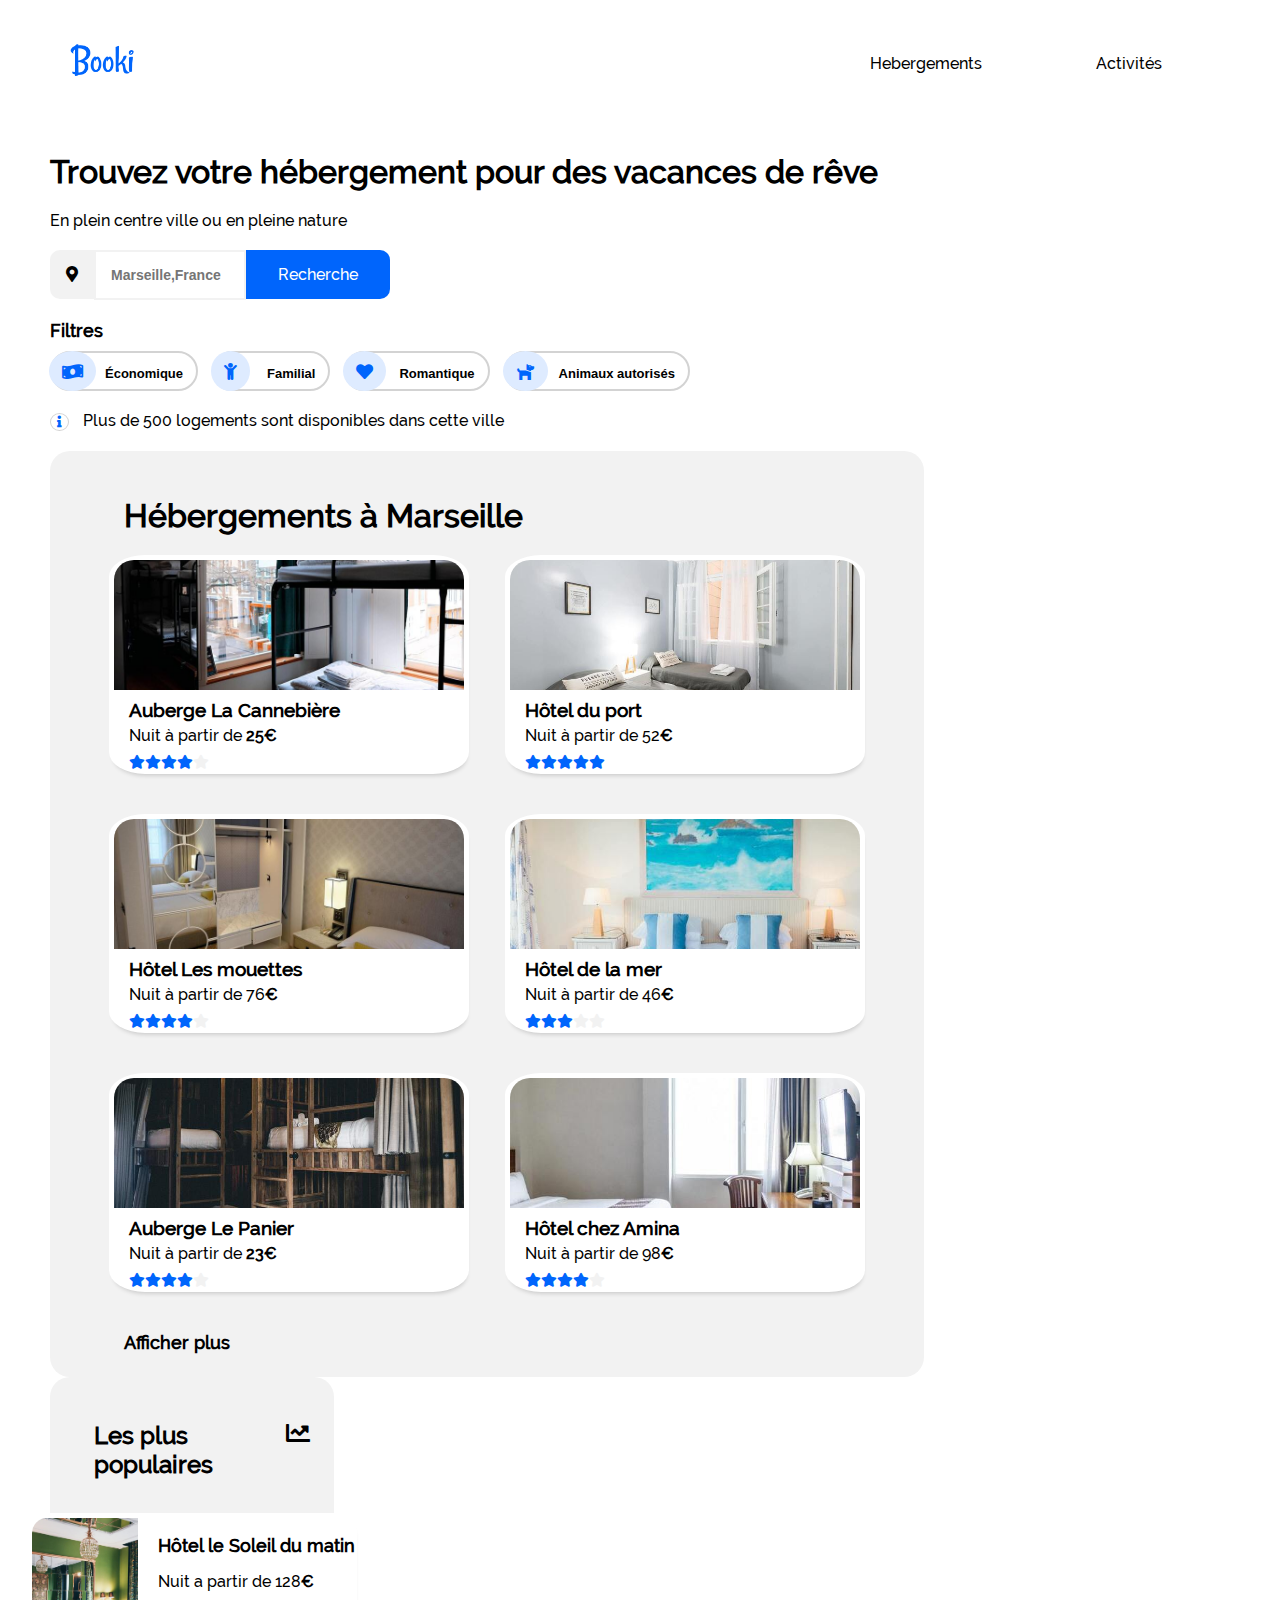
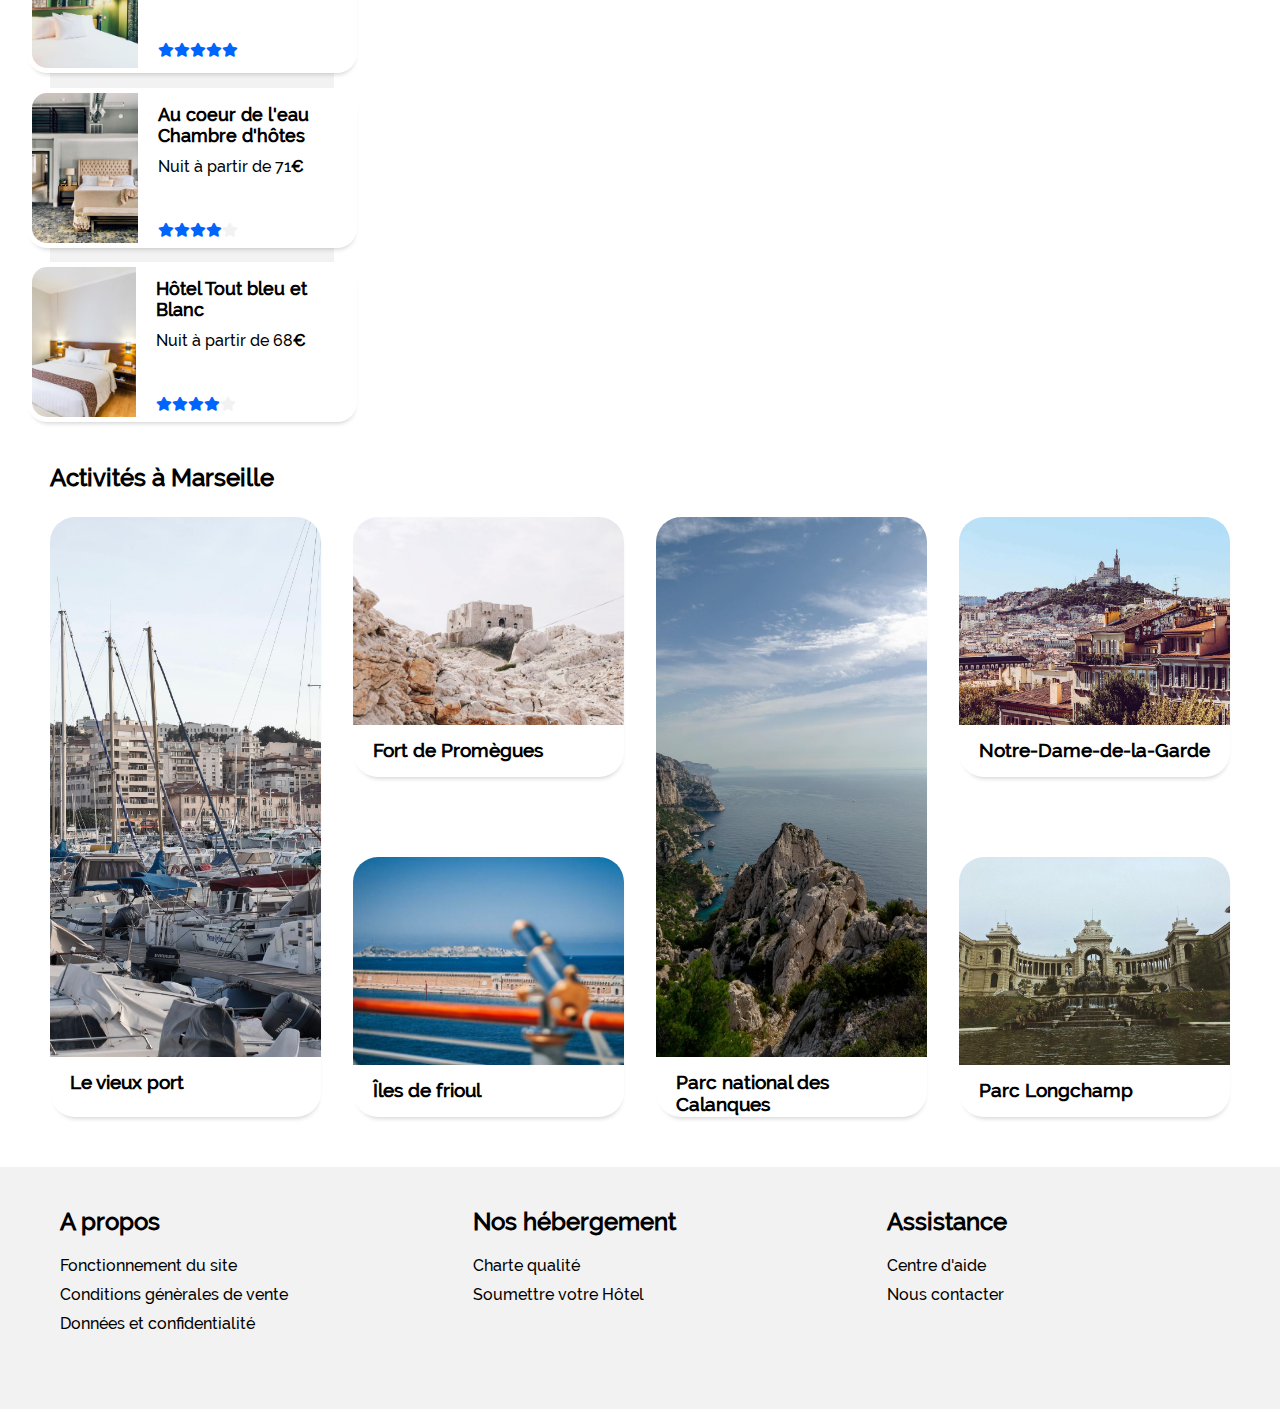
<file: index.html>
<!DOCTYPE html>
<html lang="fr">
  <head>
    <meta charset="UTF-8" />
    <meta content="width=device-width, initial-scale=1,user-scalable=no" name="viewport" />
    <link
      rel="stylesheet"
      href="https://cdnjs.cloudflare.com/ajax/libs/font-awesome/5.15.4/css/all.min.css"
      integrity="sha512-1ycn6IcaQQ40/MKBW2W4Rhis/DbILU74C1vSrLJxCq57o941Ym01SwNsOMqvEBFlcgUa6xLiPY/NS5R+E6ztJQ=="
      crossorigin="anonymous"
      referrerpolicy="no-referrer"
    />
    <link rel="stylesheet" type="text/css" href="desktop.css" />
    <link
      rel="stylesheet"
      type="text/css"
      media="screen and (max-width: 992px)"
      href="tablet.css"
    />
    <link
      rel="stylesheet"
      type="text/css"
      media="screen and (max-width: 768px)"
      href="mobile.css"
    />
    <title>Booki</title>
  </head>
  <body class="raleway">
    <header class="flex-content section_margin border_nav">
      <div>
        <img
          src="Images/images/logo/Booki.png"
          alt="Logo Booki"
          class="logo"
        />
      </div>
      <nav class="navigation__bar">
        <ul class="navigation__bar__list">
          <li class="navigation__bar__list__style">
            <a class="navigation__bar__list__link" href="#hebergement">Hebergements</a>
          </li>
          <li class="navigation__bar__list__style">
            <a class="navigation__bar__list__link" href="#activities">Activités</a>
          </li>
        </ul>
      </nav>
    </header>
    <main class="section_margin">
      <section>
        <h1 class="front__title section_margin_mobile">
          Trouvez votre hébergement pour des vacances de rêve
        </h1>
        <div
          class="mobile_font_size_med section_margin_mobile pb-20"
        >
          En plein centre ville ou en pleine nature
        </div>
        <div class="search__button mb-20 section_margin_mobile">
          <a href="#" class="buttonicons"
            ><i class="fas fa-map-marker-alt black"></i></a
          ><input type="text" placeholder="Marseille,France" class="txt" /><span
            class="buttonsearch"
            ><a href="#" class="buttonsearch_label">Recherche</a
            ><i class="fas fa-search buttonsearch_icon"></i
          ></span>
        </div>
        <span
          class="font-large mr-20 flex-content-responsive section_margin_mobile"
          >Filtres</span
        >
        <div class="section_margin_mobile">
          <button class="button__filter__nav">
            <span class="button_filter__icon">
              <i class="fas fa-money-bill-wave"></i>
            </span>
            <span class="button_filter__text">Économique</span>
          </button>
          <button class="button__filter__nav">
            <span class="button_filter__icon">
              <i class="fas fa-child"></i>
            </span>
            <span class="button_filter__text">Familial</span>
          </button>
          <button class="button__filter__nav">
            <span class="button_filter__icon">
              <i class="fas fa-heart"></i>
            </span>
            <span class="button_filter__text">Romantique</span>
          </button>
          <button class="button__filter__nav">
            <span class="button_filter__icon">
              <i class="fas fa-dog"></i>
            </span>
            <span class="button_filter__text">Animaux autorisés</span>
          </button>
        </div>
      </section>
      <div class="mt-20 mb-20 section_margin_mobile">
        <button class="button__important_icon">
          <span><i class="fas fa-info"></i></span>
        </button>
        <span class="mobile_font_size_14">Plus de 500 logements sont disponibles dans cette ville</span>
      </div>
      <section class="hebergements__container">
        <div class="hebergements__container__left">
          <h1
            class="main__title hebergements__left__title mobile_title_nowrap"
            id="hebergement"
          >
            Hébergements à Marseille
          </h1>
          <div
            class="hebergements__container__left__galery"
          >
            <div class="hebergements__container__left__galery__child">
              <div>
                  <img
                    src="Images/images/hebergements/4_small/marcus-loke-WQJvWU_HZFo-unsplash.jpg"
                    alt="auberge"
                  />
              </div>
              <div class="hebergements__container__left__galery__text">
                <h3 class="mt-5 mb-5">Auberge La Cannebière</h3>
                <span>Nuit à partir de <strong>25€</strong></span>
                <div class="star-rate mt-10">
                  <i class="fas fa-star rate-blue"></i>
                  <i class="fas fa-star rate-blue"></i>
                  <i class="fas fa-star rate-blue"></i>
                  <i class="fas fa-star rate-blue"></i>
                  <i class="fas fa-star rate-empty"></i>
                </div>
              </div>
            </div>
            <div class="hebergements__container__left__galery__child">
                <img
                  src="Images/images/hebergements/4_small/fred-kleber-gTbaxaVLvsg-unsplash.jpg"
                  alt="hotel"
                />
              <div class="hebergements__container__left__galery__text">
                <h3 class="mt-5 mb-5">Hôtel du port</h3>
                <span>Nuit à partir de 52<strong>€</strong></span>
                <div class="star-rate mt-10">
                  <i class="fas fa-star rate-blue"></i>
                  <i class="fas fa-star rate-blue"></i>
                  <i class="fas fa-star rate-blue"></i>
                  <i class="fas fa-star rate-blue"></i>
                  <i class="fas fa-star rate-blue"></i>
                </div>
              </div>
            </div>
            <div class="hebergements__container__left__galery__child">
              <img
                src="Images/images/hebergements/4_small/reisetopia-B8WIgxA_PFU-unsplash.jpg"
                alt="mouettes"
              />
              <div class="hebergements__container__left__galery__text">
                <h3 class="mt-5 mb-5">Hôtel Les mouettes</h3>
                <span>Nuit à partir de 76<strong>€</strong></span>
                <div class="star-rate mt-10">
                  <i class="fas fa-star rate-blue"></i>
                  <i class="fas fa-star rate-blue"></i>
                  <i class="fas fa-star rate-blue"></i>
                  <i class="fas fa-star rate-blue"></i>
                  <i class="fas fa-star rate-empty"></i>
                </div>
              </div>
            </div>
            <div class="hebergements__container__left__galery__child">
              <img
                src="Images/images/hebergements/4_small/annie-spratt-Eg1qcIitAuA-unsplash.jpg"
                alt="mer"
              />
              <div class="hebergements__container__left__galery__text">
                <h3 class="mt-5 mb-5">Hôtel de la mer</h3>
                <span>Nuit à partir de 46<strong>€</strong></span>
                <div class="star-rate mt-10">
                  <i class="fas fa-star rate-blue"></i>
                  <i class="fas fa-star rate-blue"></i>
                  <i class="fas fa-star rate-blue"></i>
                  <i class="fas fa-star rate-empty"></i>
                  <i class="fas fa-star rate-empty"></i>
                </div>
              </div>
            </div>
            <div class="hebergements__container__left__galery__child">
              <img
                src="Images/images/hebergements/4_small/nicate-lee-kT-ZyaiwBe0-unsplash.jpg"
                alt="lepanier"
              />
              <div class="hebergements__container__left__galery__text">
                <h3 class="mt-5 mb-5">Auberge Le Panier</h3>
                <span>Nuit à partir de <strong>23€</strong></span>
                <div class="star-rate mt-10">
                  <i class="fas fa-star rate-blue"></i>
                  <i class="fas fa-star rate-blue"></i>
                  <i class="fas fa-star rate-blue"></i>
                  <i class="fas fa-star rate-blue"></i>
                  <i class="fas fa-star rate-empty"></i>
                </div>
              </div>
            </div>
            <div class="hebergements__container__left__galery__child">
              <img
                src="Images/images/hebergements/4_small/febrian-zakaria-M6S1WvfW68A-unsplash.jpg"
                alt="Amina"
              />
              <div class="hebergements__container__left__galery__text">
                <h3 class="mt-5 mb-5">Hôtel chez Amina</h3>
                <span>Nuit à partir de 98<strong>€</strong></span>
                <div class="star-rate mt-10">
                  <i class="fas fa-star rate-blue"></i>
                  <i class="fas fa-star rate-blue"></i>
                  <i class="fas fa-star rate-blue"></i>
                  <i class="fas fa-star rate-blue"></i>
                  <i class="fas fa-star rate-empty"></i>
                </div>
              </div>
            </div>
          </div>
          <div class="hebergements__container__more font-large">
            Afficher plus
          </div>
        </div>
        <section class="hebergements__container__right">
          <h2 class="main__title title__margin--right">
            <span>Les plus populaires</span> <i class="fas fa-chart-line"></i>
          </h2>
          <div class="hebergements__container__right__galery">
            <div class="hebergements__container__right__galery_center">
              <div class="hebergements__container__right__galery__child">
                <img
                  src="Images/images/hebergements/3_medium/emile-guillemot-Bj_rcSC5XfE-unsplash.jpg"
                  alt="soleil"
                />
                <div class="hebergements__container__right__galery__text">
                  <h3 class="popular__title">Hôtel le Soleil du matin</h3>
                  <p class="mt-0">Nuit a partir de 128<strong>€</strong></p>
                  <div class="star-rate star-rate-mt20">
                    <i class="fas fa-star rate-blue"></i>
                    <i class="fas fa-star rate-blue"></i>
                    <i class="fas fa-star rate-blue"></i>
                    <i class="fas fa-star rate-blue"></i>
                    <i class="fas fa-star rate-blue"></i>
                  </div>
                </div>
              </div>
            </div>
            <div class="hebergements__container__right__galery_center">
              <div class="hebergements__container__right__galery__child">
                <img
                  src="Images/images/hebergements/3_medium/aw-creative-VGs8z60yT2c-unsplash.jpg"
                  alt="coeureau"
                />
                <div class="hebergements__container__right__galery__text">
                  <h2 class="popular__title">
                    Au coeur de l'eau Chambre d'hôtes
                  </h2>
                  <p class="mt-0">Nuit à partir de 71<strong>€</strong></p>
                  <div class="star-rate star-rate-mt20">
                    <i class="fas fa-star rate-blue"></i>
                    <i class="fas fa-star rate-blue"></i>
                    <i class="fas fa-star rate-blue"></i>
                    <i class="fas fa-star rate-blue"></i>
                    <i class="fas fa-star rate-empty"></i>
                  </div>
                </div>
              </div>
            </div>
            <div class="hebergements__container__right__galery_center">
              <div class="hebergements__container__right__galery__child">
                <img
                  src="Images/images/hebergements/2_large/febrian-zakaria-sjvU0THccQA-unsplash.jpg"
                  alt="bleublanc"
                />
                <div class="hebergements__container__right__galery__text">
                  <h2 class="popular__title">Hôtel Tout bleu et Blanc</h2>
                  <p class="mt-0">Nuit à partir de 68<strong>€</strong></p>
                  <div class="star-rate star-rate-mt20">
                    <i class="fas fa-star rate-blue"></i>
                    <i class="fas fa-star rate-blue"></i>
                    <i class="fas fa-star rate-blue"></i>
                    <i class="fas fa-star rate-blue"></i>
                    <i class="fas fa-star rate-empty"></i>
                  </div>
                </div>
              </div>
            </div>
          </div>
        </section>
        <section class="activities_section">
          <h2 id="activities" class="activites_title">Activités à Marseille</h2>
          <div class="activites__container">
            <div class="activites__container_child">
              <div class="activites__container__cards">
                <img
                  src="Images/images/activites/2_large/reno-laithienne-QUgJhdY5Fyk-unsplash.jpg"
                  alt="vieuxport"
                />
                <div class="activites_container_title">
                  <h3 class="mt-5">Le vieux port</h3>
                </div>
              </div>
            </div>
            <div class="activites__container_child double">
              <div class="activites__container__cards">
                <img
                  src="Images/images/activites/3_medium/paul-hermann-QFTrLdQIRhI-unsplash.jpg"
                  alt="promegues"
                />
                <div class="activites_container_title">
                  <h3>Fort de Promègues</h3>
                </div>
              </div>
              <div class="activites__container__cards">
                <img
                  src="Images/images/activites/4_small/kevin-hikari-rV_Qd1l-VXg-unsplash.jpg"
                  alt="frioul"
                />
                <div>
                  <div class="activites_container_title">
                    <h3>Îles de frioul</h3>
                  </div>
                </div>
              </div>
            </div>
            <div class="activites__container_child">
              <div class="activites__container__cards">
                <img
                  src="Images/images/activites/2_large/kilyan-sockalingum-NR8-cBCN3aI-unsplash.jpg"
                  alt="Calanques"
                />
                <div class="activites_container_title">
                  <h3>Parc national des Calanques</h3>
                </div>
              </div>
            </div>
            <div class="activites__container_child double">
              <div class="activites__container__cards">
                <img
                  src="Images/images/activites/3_medium/florian-wehde-xW9e8gdotxI-unsplash.jpg"
                  alt="lagarde"
                />
                <div class="activites_container_title">
                  <h3>Notre-Dame-de-la-Garde</h3>
                </div>
              </div> 
                <div class="activites__container__cards">
                  <img
                    src="Images/images/activites/3_medium/lena-paulin-wH2-EJoDcV0-unsplash.jpg"
                    alt="Longchamp"
                  />
                  <div class="activites_container_title">
                    <h3>Parc Longchamp</h3>
                  </div>
                </div>
              </div>
            </div>
          
        </section>
      </section>
    </main>
    <footer class="footer_container">
      <div class='footer_container_child'>
        <h2>A propos</h2>
        <ul class="ftlc list_style_remove">
          <li><a href="#">Fonctionnement du site</a></li>
          <li><a href="#">Conditions génèrales de vente</a></li>
          <li><a href="#">Données et confidentialité</a></li>
        </ul>
      </div>
      <div class='footer_container_child'>
        <h2>Nos hébergement</h2>
        <ul class="ftlc list_style_remove">
          <li><a href="#">Charte qualité</a></li>
          <li><a href="#">Soumettre votre Hôtel</a></li>
        </ul>
      </div>
      <div class='footer_container_child'>
        <h2>Assistance</h2>
        <ul class="ftlc list_style_remove">
          <li><a href="#">Centre d'aide</a></li>
          <li><a href="#">Nous contacter</a></li>
        </ul>
      </div>
    </footer>
  </body>
</html>
</file>
<file: desktop.css>
:root {
    --primary:#0065FC;
    --lprimary:#DEEBFF;
    --dprimary:#1759bd;
    --foreground:#F2F2F2;
    --background:#ffffff;
    --rate:#0065FC;
    --emptyrate:#F2F2F2;
    
}

@font-face {
    font-family: raleway;
    src: url('font/Raleway-Medium.ttf');
}

html {
    overflow-x:hidden;
}

body {
    margin:0;
}

.raleway {
    font-family:'raleway';
}


.flex-content{
    display: flex;
}

.navigation__bar__list {
    display: flex;
    list-style-type: none;
    margin: 0;
}

.navigation__bar__list__style {
    padding: 50px 25px;
    border-top: 4px solid transparent;
    margin: 0px 20px 0px 20px;
    min-width: 113px;
    text-align: center;
}

.navigation__bar__list__style:hover{
    border-color: var(--primary);
}

.navigation__bar__list__link {
    color: black;
    text-decoration: none;
}

.navigation__bar__list__link:hover {
    color: var(--primary);
}

.logo {
    display: flex;
    margin-left: 20px;
    width: 100px;
    margin-top: 35px;
    height: 50px;
}

.front__title {
    margin-top: auto;
}

.navigation__bar {
    display: flex;
    width: 100%;
    justify-content: flex-end;
    margin-bottom: 30px;
}

.buttonicons {  
    background: var(--foreground);
    color: black;
    padding: 15px 16px;
    text-decoration: none;
    font-size: 16px;
    border-top-left-radius: 10px;
    border-bottom-left-radius: 10px;
}

.buttonsearch {
    border: none;
    color: var(--background);
    background:var(--primary);
    padding: 15px 32px;
    text-align: center;
    text-decoration: none;
    display: inline-block;
    font-size: 16px;
    border-top-right-radius: 10px;
    border-bottom-right-radius: 10px;
}

.buttonsearch a {
    text-decoration: none;
    color: var(--background);
}

.buttonsearch_icon {
    display: none;
}

.icon_search {
    display: none;
}

.buttonsearch:hover {
    background:var(--dprimary);
}

.txt {
    display: inline-block;
    width: 10%;
    font-size: 14px;
    outline: none;
    padding: 15px;
    margin:0;
    border-color: var(--foreground);
    border-style: solid;
    font-weight: 600;
}

.button__filter__nav {
    display: inline-flex;
    height: 40px;
    padding: 0%;
    background: var(--background);
    border:2px solid lightgray;
    outline: none;
    border-radius: 20px;
    font-family: 'Lucida Sans', 'Lucida Sans Regular', 'Lucida Grande', 'Lucida Sans Unicode', Geneva, Verdana, sans-serif;
    font-size: 13px;
    font-weight: 500;
    cursor: pointer;
    position: relative;
    margin-right: 10px;
    margin-top: 10px;
}

.button__filter__nav:hover {
    background: var(--primary);
}

.button__filter__nav:active {
    background: var(--foreground);
}

.button_filter__text ,
.button_filter__icon {
    display: inline-flex;
    align-items: center;
    padding: 0 13px;
    height: 110%;
}

.button_filter__icon {
    font-size: 17px;
    background-color: var(--lprimary);
    color: var(--primary);
    border-radius: 50%;
    position:absolute;
    z-index: 50;
    top: -2px;
    left: -3px;
}

.button_filter__text {
    color: black;
    margin-left: 40px;
    font-weight: bold;
}

.button__important_icon {
    font-size: 12px;
    background-color: var(--background);
    color: var(--primary);
    border-radius: 50%;
    border: 1px solid lightgrey;
    margin-right: 10px;
}

.list_style_remove {
    list-style-type: none;
}

.list_style_remove a {
    text-decoration: none;
    color:black;
}


#conteneur{

    display: flex;
    flex-wrap: wrap;
    justify-content: space-between;
}


.child {
    width: 30%;
}


.ftlc{
    color: grey;
}



.hebergements__container {
    display:flex;
    flex-wrap: wrap;
    flex-direction: row;
    column-gap: 40px;
}

.hebergements__container__left {
    width: 70%;
    margin-right: auto;
    display:flex;
    flex-wrap: wrap;
    background: var(--foreground);
    padding: 24px; 
    border-radius: 20px;
}

.hebergements__container__left__galery {
    display:flex;
    flex-wrap: wrap;
    justify-content: space-evenly;
    row-gap: 40px;
    
}

.hebergements__container__left__galery__child {
    width: 350px;
    background-color: var(--background);
    box-shadow: 1px 5px 5px -4px rgb(0 0 0 / 20%);
    transition: box-shadow 300ms cubic-bezier(0.4, 0, 0.2, 1) 0ms;
    border-radius: 10%;
    padding:5px;
    cursor: pointer;
}

.hebergements__container__left__galery__child img {
    width: 100%;
    height: 130px;
    border-top-left-radius: 20px;
    border-top-right-radius: 20px;
    object-fit: cover;
}

.hebergements__container__left__galery__text {
    display: flex;
    flex-direction: column;
    justify-content: space-evenly;
    margin-left: 15px;
    cursor: pointer;
}

.hebergements__left__title {
    margin-left: 50px;
}

.hebergements__container__right {
    width:20%;
    justify-content: center;
    background: var(--foreground);
    border-radius: 20px;
    padding: 24px;
}

.hebergement__container__right__container__galery
{
    display:flex;
}

.hebergements__container__right__galery {
    display:flex;
    flex-wrap: wrap;
    flex-direction: column;
    align-content: center;
    height: calc(100% - 41px);
    justify-content: space-evenly;
}

.hebergements__container__right__galery__child {
    display: flex;
    width: 330px;
    background-color: var(--background);
    box-shadow: 1px 5px 5px -4px rgb(0 0 0 / 20%);
    border-radius: 20px;
}

.title__margin--right {
    display: flex;
    justify-content: space-between;
}

.title__margin--right span {
    margin-left:20px;
}

.popular__title {
    margin-top: 5px;
    margin-bottom: 0;
    font-size: large;
    font-weight: bolder;
}

.hebergements__container__right__galery__child img {
    width: 32%;
    height: 150px;
    object-fit: cover;
    transition: box-shadow 300ms cubic-bezier(0.4, 0, 0.2, 1) 0ms;
    border-top-left-radius: 20px;
    border-bottom-left-radius: 20px;
    padding: 5px;
    cursor: pointer;
}

.hebergements__container__right__galery__text {
    display: flex;
    flex-direction: column;
    justify-content: space-evenly;
    margin-left: 15px;
    cursor: pointer;
}

.hebergements__container__right__galery_center {
    margin-left: 45px;
    margin-right: 45px;
}

.hebergements__container__more {
    margin-top: 40px;
    margin-left: 50px;
    cursor: pointer;
}


.rate-blue {
    color:var(--rate);
}

.rate-empty {
    color:var(--emptyrate);
}

.activites_title {
    margin-top: 60px;
}

.activites__container {
    display: flex;
    justify-content: space-between;
    margin-bottom: 50px;
    width: 100%;
    margin-top: 25px;
    height: 600px;
}

.activites__container_child {
    display: flex;
    width: 23%;
    justify-content: space-between;
    border-radius: 25px 25px 0 0;
}

.activites__container__cards {
    box-shadow: 1px 5px 5px -4px rgb(0 0 0 / 20%);
    transition: box-shadow 300ms cubic-bezier(0.4, 0, 0.2, 1) 0ms;
    border-radius: 25px 25px 25px 25px;
    height: 100%;
    cursor: pointer;
}

.activites__container_child h3 {
    margin:0;
}

.activites__container_child.double {
    flex-direction: column;
}

.activites__container_child.double div.activites__container__cards {
    height: 260px;
}

.activites__container_child div img {
    width: 100%;
    object-fit: cover;
    height: 90%;
    border-radius: 25px 25px 0 0;
}

.activites__container_child.double div img {
    height: 80%;
}

.activites_container_title {
    margin-left: 20px;
    margin-top: 10px;
}

.footer_container {
    padding-bottom: 60px;
    padding-top: 20px;
    padding-left: 20px;
    padding-right: 20px;
    display: flex;
    justify-content: flex-start;
    background-color: var(--foreground);
}

.footer_container_child {
    width:33.33333333%;
    margin-left: 40px;
}

.footer_container div h4 {
    margin:0
}

.footer_container ul li :hover {
    color:var(--primary)
}

.footer_container ul {
    padding:0;
    display: flex;
    flex-flow: column;
    row-gap: 10px;
}

.button__filter {
    border: 1px solid;
    border-radius: 20px;
    color: black;
    background-color: var(--foreground);
}



.font-large {
    font-size: large;
    font-weight: bolder;
}



.star-rate {
    display: flex;
    font-size: 14px;
}

.star-rate-mt20 {
    margin-top: 20px;
}

.section_margin {
    margin-right: 50px;
    margin-left: 50px;
}

.mt-0 {
    margin-top: 0;
}

.mt-5 {
    margin-top: 5px;
}

.mt-10 {
    margin-top: 10px;
}


.mt-20 {
    margin-top: 20px;
}

.mb-0 {
    margin-bottom: 0;
}

.mb-5 {
    margin-bottom: 5px;
}

.mb-10 {
    margin-bottom: 10px;
}

.mb-20 {
    margin-bottom: 20px;
}

.ml-25 {
    margin-left: 25px;
}

.ml-100 {
    margin-left: 100px;
}

.mr-0 {
    margin-right: 0;
}

.mr-5 {
    margin-right: 5px;
}

.mr-20 {
    margin-right: 20px;
}

.pb-20 {
    padding-bottom: 20px;
}
</file>
<file: tablet.css>
.main__title {
    font-size: medium;
}

.hebergements__container {
    column-gap: 10px;
}

.hebergements__container__left {
    width: 55%;
}

.hebergements__container__left__galery {
    row-gap: 15px;
}

.hebergements__container__left__galery__child {
    width: 180px;
}

.hebergements__container__left__galery__child img {
    height: 95px;
}

.hebergements__container__left__galery__text {
    font-size: small;
}

.popular__title {
    font-size: medium;
}

.hebergements__container__right {
    width: 30%;
}

.hebergements__container__right__galery__child {
    width: 245px;
    height: 135px;
}

.hebergements__container__right__galery_center {
    margin: 0;
}

.hebergements__container__right__galery__child img {
    width: 40%;
    height: auto;
}

.hebergements__container__right__galery__text {
    margin-left: 5px;
    font-size: smaller;
    justify-content: flex-start;
}

.hebergements__container__more {
    margin-left: 15px;
}

.activites__container {
    height: 480px;
}

.activites__container_child h3 {
    font-size: small;
}

.star-rate-mt20 {
    margin-top: 0;
}

.ml-100 {
    margin-left: 50px;
}

.footer_container {
    column-gap: 100px;
}

h2 {
    font-size: medium;
}

.list_style_remove {
    font-size: medium;
}  

.hebergements__left__title {
    margin-left: 10px;
}

.txt {
    width: 16%;
}

.buttonsearch {
    padding: 15px 16px;
}
</file>
<file: mobile.css>
/* Screen 768px or less MOBILE PHONE */
header {
    flex-direction: column;
    align-items: center;
}

nav {
    justify-content: center;
}

.font__title {
    margin-top: 20px;
    font-size: xx-large;
}

.main__title {
    font-size: large;
    margin: 20px;
}    

.section_margin_mobile {
    margin-left: 35px;
    margin-right: 20px;
}

.navigation__bar {
    justify-content: center;
}

.navigation__bar__list__style {
    border-bottom: 4px solid var(--foreground);
    border-top: 0;
    padding-bottom: 20px;
    padding-top: 30px;
    margin: 0;
    min-width: 155px;
}

.search__button {
    display: flex;
    justify-content: center;
}

.txt {
    width: 100%;
    padding: 14px;
}

.flex-content-responsive {
    display: flex;
}

.hebergements__container__left {
    background-color: var(--background);
}

.hebergements__container__left__galery__child img{
    height: 100px;
}

.fa-chart-line:before {
    margin-right: 20px;
}

.footer_container {
    flex-direction: column;
    margin-top: auto;
    width: 100%;
    padding: 0;
}

.hebergements__container {
    column-gap: 50px;
}

.hebergements__container__right {
    width: 100%;
}

.hebergements__container__right__galery {
    row-gap: 10px;
}

.ml-100 {
    margin-left: 140px;
}

.buttonsearch_label {
    display: none;
}

.buttonsearch_icon {
    border: none;
    color: var(--background);
    background:var(--primary);
    text-align: center;
    text-decoration: none;
    display: inline-block;
    font-size: 16px;
    border-top-right-radius: 10px;
    border-bottom-right-radius: 10px;
}

.buttonsearch {
    border: none;
    color: var(--background);
    background: var(--primary);
    padding: 14px 16px;
    text-align: center;
    text-decoration: none;
    display: inline-block;
    font-size: 16px;
    border-radius: 10px;
    position: relative;
    right: 12px;
}

.hebergements__container__left {
    order: 2;
}

.hebergements__container__right {
    order: 1;
}

.activities_section {
    order: 3;
    width: 100%;
}

.hebergements__container__left__galery__child {
    width: 80%;
    height: 175px;
}

.hebergements__container__more {
    margin-top: 30px;
    margin-left: 40px;
}

.activites_title {
    margin-top: 45px;
    margin-left: 40px;
    font-size: large;
}

.big_title {
    font-size: x-large;
}

.mobile_font_size {
    font-size: smaller;
}

.section_margin {
    margin-left: 0;
    margin-right: 0;
}

.border_nav nav ul {
    padding: 0;
}

.button__important_icon {
    margin-left: 10px;
    float: left;
    margin-bottom: 10px;
}

.hebergements__container__right {
    border-radius: 0;
    padding-top: 10px;  
    padding-bottom: 30px;
    padding-left: 0;
    padding-right: 0    ;
}

.hebergements__container__right__galery{
    align-items: center;
}

.hebergements__container__right__galery__child {
    width: 100%;
    height: 140px;
    box-shadow: 1px 3px 5px -4px rgb(0 0 0 / 20%);
    transition: box-shadow 300ms cubic-bezier(0.4, 0, 0.2, 1) 0ms;
}

.hebergements__container__left__galery__child {
    box-shadow: 1px 3px 5px -4px rgb(0 0 0 / 20%);
    transition: box-shadow 300ms cubic-bezier(0.4, 0, 0.2, 1) 0ms;
}

.hebergements__container__right__galery_center {
    width: 80%;
}


.mobile_title_nowrap {
    display: inline-block;
    white-space: nowrap;
    margin-left: 40px;
}

.hebergements__container__left {
    width: 100%;
    padding: 0;
    margin-right: 0;
}

.hebergements__container__right__galery__text {
    margin-top: 10px;
    margin-left: 10px;
}


.title__margin--right span {
    margin-left: 25px;
}

.popular__title {
    margin-bottom: 5px;
}

.star-rate-mt20 {
    margin-top: auto;
    margin-bottom: 17px;
    font-size: 12px;
}

.activites__container {
    height: auto;
    flex-direction: column;
    margin-bottom: auto;
    display: flex;
    align-items: center;
}

.activites__container_child.double div.activites__container__cards {
    width: 310px;
    height: 175px;
    margin-bottom: 15px;
}

.activites__container_child {
    margin-bottom: 15px;
    width: 310px;
    height: 175px;
}

.activites__container__cards {
    width: 310px;
}

.activites__container_child.double div img {
    height: 75%;
}

.activites__container_child div img {
    height: 75%;
}

.activites__container_child.double {
    height: auto;
}

.activites__container_child h3 {
    font-size: medium;
}    

.footer_container div {
    padding-bottom: 20px;
}

.mobile_font_size_med {
    font-size: medium;
}

h2 {
    font-size: larger;
}

.footer_container_child {
    width:100%;
}

.mobile_font_size_14 {
    font-size: 14px;
}
</file>
